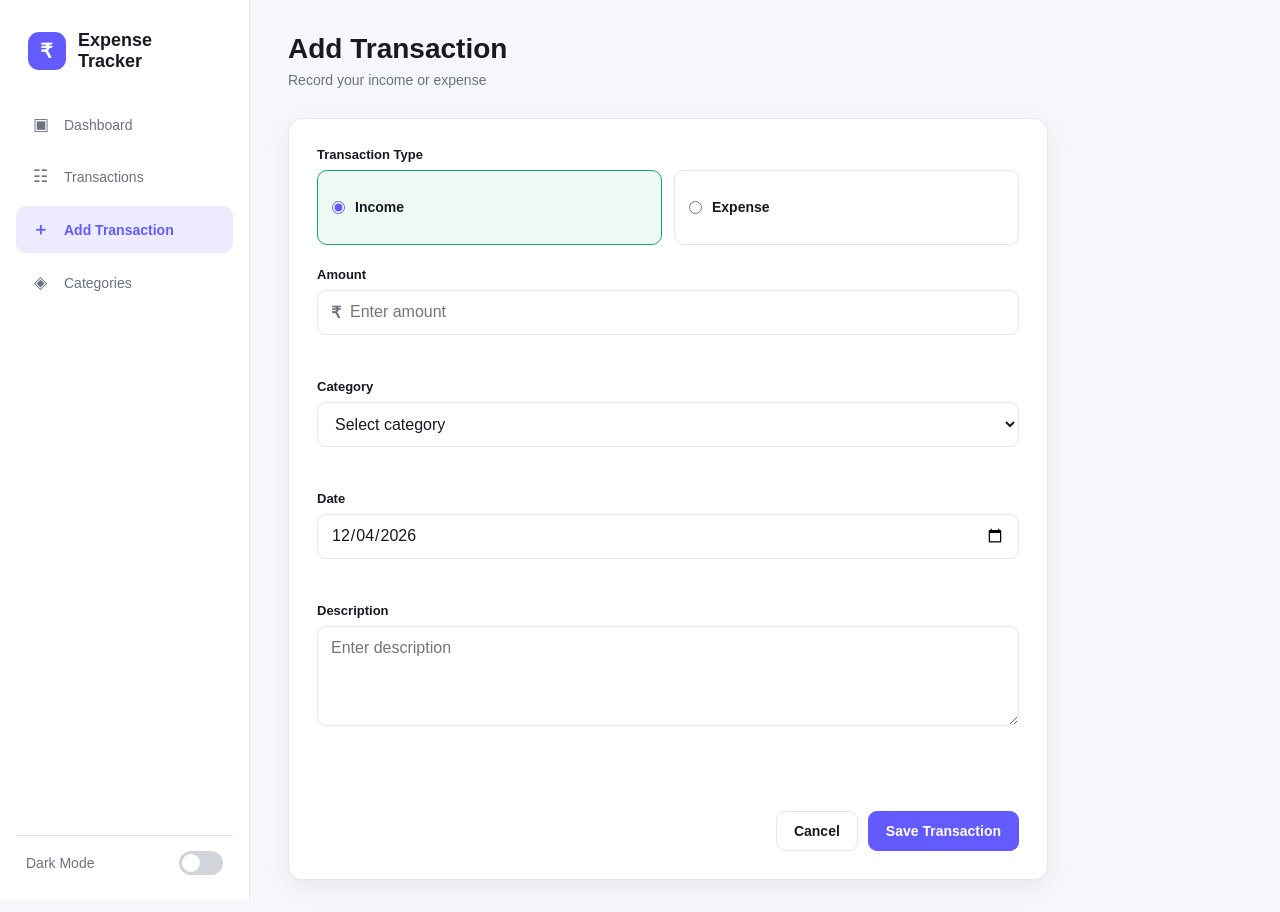
<file: add-transaction.html>
<!DOCTYPE html>
<html lang="en">
<head>

    <meta charset="UTF-8">

    <meta
        name="viewport"
        content="width=device-width, initial-scale=1.0"
    >

    <title>Expense Tracker - Add Transaction</title>

    <link
        rel="stylesheet"
        href="css/style.css"
    >

</head>


<body>

<div class="app-container">


   
    <aside class="sidebar">

        <div class="logo">

            <div class="logo-icon">₹</div>

            <span>
                Expense Tracker
            </span>

        </div>


        <nav class="sidebar-nav">

            <a
                href="index.html"
                class="nav-item"
            >
                <span class="nav-icon">▣</span>
                <span>Dashboard</span>
            </a>


            <a
                href="transactions.html"
                class="nav-item"
            >
                <span class="nav-icon">☷</span>
                <span>Transactions</span>
            </a>


            <a
                href="add-transaction.html"
                class="nav-item"
            >
                <span class="nav-icon">＋</span>
                <span>Add Transaction</span>
            </a>


            <a
                href="categories.html"
                class="nav-item"
            >
                <span class="nav-icon">◈</span>
                <span>Categories</span>
            </a>

        </nav>


        <div class="sidebar-bottom">

            <div class="dark-mode-row">

                <span>Dark Mode</span>

                <button
                    type="button"
                    class="theme-switch"
                    id="darkModeToggle"
                >
                    <span></span>
                </button>

            </div>

        </div>

    </aside>




    <main class="main-content">

        <header class="topbar">

            <div>

                <h1 id="formPageTitle">
                    Add Transaction
                </h1>

                <p>
                    Record your income or expense
                </p>

            </div>

        </header>



   
        <section class="form-card">

            <form id="transactionForm">


             
                <div class="form-group">

                    <label>
                        Transaction Type
                    </label>


                    <div class="type-options">

                        <label class="type-option income-option">

                            <input
                                type="radio"
                                name="transactionType"
                                value="income"
                                checked
                            >

                            <span>
                                Income
                            </span>

                        </label>


                        <label class="type-option expense-option">

                            <input
                                type="radio"
                                name="transactionType"
                                value="expense"
                            >

                            <span>
                                Expense
                            </span>

                        </label>

                    </div>

                </div>



                <div class="form-group">

                    <label for="amount">
                        Amount
                    </label>

                    <div class="input-with-symbol">

                        <span>₹</span>

                        <input
                            type="number"
                            id="amount"
                            name="amount"
                            placeholder="Enter amount"
                            min="0.01"
                            step="0.01"
                        >

                    </div>

                    <small
                        id="amountError"
                        class="error-message"
                    ></small>

                </div>



                <div class="form-group">

                    <label for="category">
                        Category
                    </label>

                    <select
                        id="category"
                        name="category"
                    >

                        <option value="">
                            Select category
                        </option>

                        <option value="Salary">
                            Salary
                        </option>

                        <option value="Freelance">
                            Freelance
                        </option>

                        <option value="Food">
                            Food
                        </option>

                        <option value="Transport">
                            Transport
                        </option>

                        <option value="Shopping">
                            Shopping
                        </option>

                        <option value="Bills">
                            Bills
                        </option>

                        <option value="Entertainment">
                            Entertainment
                        </option>

                        <option value="Health">
                            Health
                        </option>

                        <option value="Education">
                            Education
                        </option>

                        <option value="Other">
                            Other
                        </option>

                    </select>


                    <small
                        id="categoryError"
                        class="error-message"
                    ></small>

                </div>



                <div class="form-group">

                    <label for="transactionDate">
                        Date
                    </label>

                    <input
                        type="date"
                        id="transactionDate"
                        name="date"
                    >

                    <small
                        id="dateError"
                        class="error-message"
                    ></small>

                </div>



              
                <div class="form-group">

                    <label for="description">
                        Description
                    </label>

                    <textarea
                        id="description"
                        name="description"
                        rows="4"
                        placeholder="Enter description"
                    ></textarea>

                    <small
                        id="descriptionError"
                        class="error-message"
                    ></small>

                </div>



                <div
                    id="formStatus"
                    class="form-status"
                ></div>



                <div class="form-actions">

                    <button
                        type="button"
                        id="cancelTransaction"
                        class="secondary-button"
                    >
                        Cancel
                    </button>


                    <button
                        type="submit"
                        class="primary-button"
                    >
                        Save Transaction
                    </button>

                </div>


            </form>

        </section>

    </main>

</div>


<script src="js/app.js"></script>

</body>
</html>
</file>
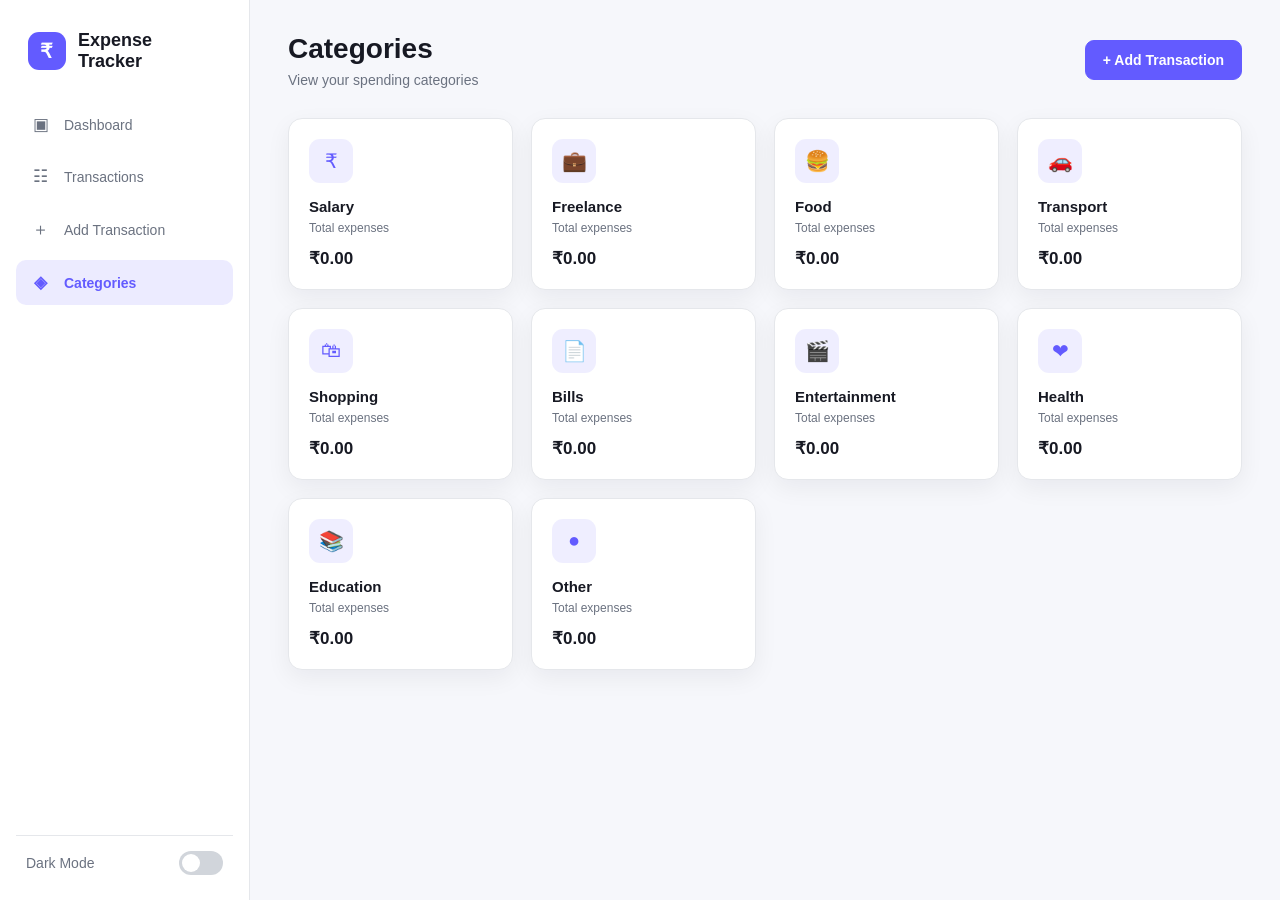
<file: categories.html>
<!DOCTYPE html>
<html lang="en">
<head>

    <meta charset="UTF-8">

    <meta
        name="viewport"
        content="width=device-width, initial-scale=1.0"
    >

    <title>
        Expense Tracker - Categories
    </title>

    <link
        rel="stylesheet"
        href="css/style.css"
    >

</head>


<body>

<div class="app-container">


    <aside class="sidebar">

        <div class="logo">

            <div class="logo-icon">₹</div>

            <span>
                Expense Tracker
            </span>

        </div>


        <nav class="sidebar-nav">

            <a
                href="index.html"
                class="nav-item"
            >
                <span class="nav-icon">▣</span>
                <span>Dashboard</span>
            </a>


            <a
                href="transactions.html"
                class="nav-item"
            >
                <span class="nav-icon">☷</span>
                <span>Transactions</span>
            </a>


            <a
                href="add-transaction.html"
                class="nav-item"
            >
                <span class="nav-icon">＋</span>
                <span>Add Transaction</span>
            </a>


            <a
                href="categories.html"
                class="nav-item"
            >
                <span class="nav-icon">◈</span>
                <span>Categories</span>
            </a>

        </nav>


        <div class="sidebar-bottom">

            <div class="dark-mode-row">

                <span>Dark Mode</span>

                <button
                    type="button"
                    class="theme-switch"
                    id="darkModeToggle"
                >
                    <span></span>
                </button>

            </div>

        </div>

    </aside>




    <main class="main-content">

        <header class="topbar">

            <div>

                <h1>
                    Categories
                </h1>

                <p>
                    View your spending categories
                </p>

            </div>


            <a
                href="add-transaction.html"
                class="primary-button"
            >
                + Add Transaction
            </a>

        </header>



        <section class="categories-section">

            <div
                id="categoryGrid"
                class="category-grid"
            ></div>

        </section>

    </main>

</div>


<script src="js/app.js"></script>

</body>
</html>
</file>
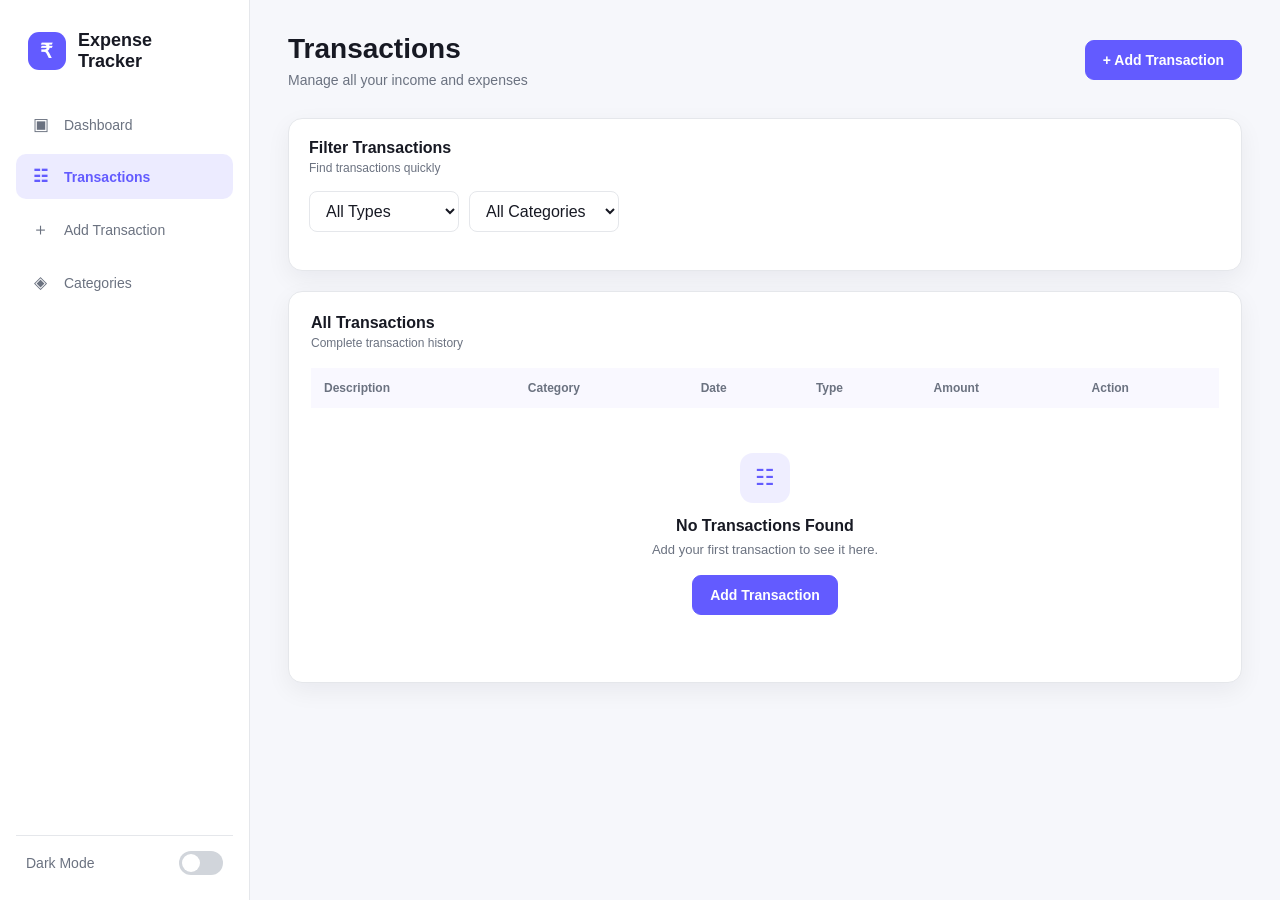
<file: transactions.html>
<!DOCTYPE html>
<html lang="en">
<head>

    <meta charset="UTF-8">
    <meta
        name="viewport"
        content="width=device-width, initial-scale=1.0"
    >

    <title>Expense Tracker - Transactions</title>

    <link rel="stylesheet" href="css/style.css">

</head>

<body>

<div class="app-container">

    <aside class="sidebar">

        <div class="logo">

            <div class="logo-icon">₹</div>

            <span>Expense Tracker</span>

        </div>


        <nav class="sidebar-nav">

            <a href="index.html" class="nav-item">
                <span class="nav-icon">▣</span>
                <span>Dashboard</span>
            </a>

            <a href="transactions.html" class="nav-item">
                <span class="nav-icon">☷</span>
                <span>Transactions</span>
            </a>

            <a href="add-transaction.html" class="nav-item">
                <span class="nav-icon">＋</span>
                <span>Add Transaction</span>
            </a>

            <a href="categories.html" class="nav-item">
                <span class="nav-icon">◈</span>
                <span>Categories</span>
            </a>

        </nav>


        <div class="sidebar-bottom">

            <div class="dark-mode-row">

                <span>Dark Mode</span>

                <button
                    type="button"
                    class="theme-switch"
                    id="darkModeToggle"
                >
                    <span></span>
                </button>

            </div>

        </div>

    </aside>


   
    <main class="main-content">

        <header class="topbar">

            <div>

                <h1>Transactions</h1>

                <p>
                    Manage all your income and expenses
                </p>

            </div>


            <a
                href="add-transaction.html"
                class="primary-button"
            >
                + Add Transaction
            </a>

        </header>


   
        <section class="filter-card">

            <div class="filter-title">

                <h3>Filter Transactions</h3>

                <p>
                    Find transactions quickly
                </p>

            </div>


            <div class="filter-row">

                <select id="allTypeFilter">

                    <option value="all">
                        All Types
                    </option>

                    <option value="income">
                        Income
                    </option>

                    <option value="expense">
                        Expense
                    </option>

                </select>


                <select id="allCategoryFilter">

                    <option value="all">
                        All Categories
                    </option>

                </select>

            </div>

        </section>



        <section class="all-transactions-card">

            <div class="transactions-header">

                <div>

                    <h3>All Transactions</h3>

                    <p>
                        Complete transaction history
                    </p>

                </div>

            </div>


            <div class="table-wrapper">

                <table>

                    <thead>

                    <tr>

                        <th>Description</th>

                        <th>Category</th>

                        <th>Date</th>

                        <th>Type</th>

                        <th>Amount</th>

                        <th>Action</th>

                    </tr>

                    </thead>


                    <tbody id="allTransactionsList">

                    </tbody>

                </table>

            </div>


            <div
                id="emptyTransactions"
                class="empty-state"
            >

                <div class="empty-icon">☷</div>

                <h3>No Transactions Found</h3>

                <p>
                    Add your first transaction to see it here.
                </p>

                <a
                    href="add-transaction.html"
                    class="primary-button"
                >
                    Add Transaction
                </a>

            </div>

        </section>

    </main>

</div>


<script src="js/app.js"></script>

</body>
</html>
</file>
<file: css/style.css>
* {
    margin: 0;
    padding: 0;
    box-sizing: border-box;
}


:root {

    --primary: #635bff;
    --primary-dark: #5148e5;

    --income: #16a765;
    --expense: #ef4444;

    --background: #f6f7fb;
    --surface: #ffffff;

    --text: #171923;
    --text-secondary: #6b7280;
    --text-light: #9ca3af;

    --border: #e5e7eb;

    --sidebar-width: 250px;

    --shadow:
        0 8px 25px rgba(15, 23, 42, 0.06);

    --radius: 14px;
}


html {
    scroll-behavior: smooth;
}


body {

    font-family:
        Inter,
        -apple-system,
        BlinkMacSystemFont,
        "Segoe UI",
        sans-serif;

    background: var(--background);

    color: var(--text);

    min-height: 100vh;

    transition:
        background 0.25s ease,
        color 0.25s ease;
}


a {
    text-decoration: none;
    color: inherit;
}


button,
input,
select,
textarea {
    font: inherit;
}



.app-container {

    display: flex;

    min-height: 100vh;
}



.sidebar {

    width: var(--sidebar-width);

    position: fixed;

    left: 0;
    top: 0;
    bottom: 0;

    background: var(--surface);

    border-right: 1px solid var(--border);

    padding: 25px 16px;

    display: flex;
    flex-direction: column;

    z-index: 100;

    transition:
        background 0.25s ease,
        border-color 0.25s ease;
}


.logo {

    display: flex;

    align-items: center;

    gap: 12px;

    padding: 5px 12px 30px;

    font-size: 18px;

    font-weight: 700;
}


.logo-icon {

    width: 38px;
    height: 38px;

    border-radius: 11px;

    display: flex;

    align-items: center;
    justify-content: center;

    background: var(--primary);

    color: white;

    font-size: 20px;

    font-weight: 800;
}


.sidebar-nav {

    display: flex;

    flex-direction: column;

    gap: 7px;
}


.nav-item {

    display: flex;

    align-items: center;

    gap: 13px;

    padding: 12px 14px;

    border-radius: 10px;

    color: var(--text-secondary);

    font-size: 14px;

    font-weight: 500;

    transition:
        background 0.2s ease,
        color 0.2s ease;
}


.nav-item:hover {

    background: rgba(99, 91, 255, 0.08);

    color: var(--primary);
}


.nav-item.active {

    background: rgba(99, 91, 255, 0.12);

    color: var(--primary);

    font-weight: 600;
}


.nav-icon {

    width: 21px;

    text-align: center;

    font-size: 17px;
}


.sidebar-bottom {

    margin-top: auto;

    padding: 15px 10px 0;

    border-top: 1px solid var(--border);
}


.dark-mode-row {

    display: flex;

    align-items: center;

    justify-content: space-between;

    color: var(--text-secondary);

    font-size: 14px;
}


.theme-switch {

    width: 44px;
    height: 24px;

    border: 0;

    border-radius: 20px;

    background: #d1d5db;

    cursor: pointer;

    position: relative;

    transition: background 0.2s ease;
}


.theme-switch span {

    width: 18px;
    height: 18px;

    position: absolute;

    top: 3px;
    left: 3px;

    border-radius: 50%;

    background: white;

    transition: transform 0.2s ease;
}


.theme-switch.active {

    background: var(--primary);
}


.theme-switch.active span {

    transform: translateX(20px);
}



.main-content {

    margin-left: var(--sidebar-width);

    width: calc(100% - var(--sidebar-width));

    padding: 32px 38px;

    min-height: 100vh;
}


.topbar {

    display: flex;

    align-items: center;

    justify-content: space-between;

    gap: 20px;

    margin-bottom: 30px;
}


.topbar h1 {

    font-size: 28px;

    line-height: 1.2;

    font-weight: 750;

    margin-bottom: 6px;
}


.topbar p {

    color: var(--text-secondary);

    font-size: 14px;
}


.month-heading {

    margin-bottom: 18px;
}


.month-heading h2 {

    font-size: 17px;

    font-weight: 650;
}


.primary-button,
.secondary-button {

    display: inline-flex;

    align-items: center;

    justify-content: center;

    gap: 7px;

    border-radius: 9px;

    padding: 11px 17px;

    font-size: 14px;

    font-weight: 600;

    cursor: pointer;

    transition:
        transform 0.15s ease,
        box-shadow 0.2s ease,
        background 0.2s ease;
}


.primary-button {

    border: 1px solid var(--primary);

    background: var(--primary);

    color: white;
}


.primary-button:hover {

    background: var(--primary-dark);

    transform: translateY(-1px);

    box-shadow:
        0 7px 18px rgba(99, 91, 255, 0.2);
}


.secondary-button {

    border: 1px solid var(--border);

    background: var(--surface);

    color: var(--text);
}


.secondary-button:hover {

    border-color: var(--primary);

    color: var(--primary);
}


.summary-grid {

    display: grid;

    grid-template-columns:
        repeat(4, minmax(0, 1fr));

    gap: 18px;

    margin-bottom: 22px;
}


.summary-card {

    background: var(--surface);

    border: 1px solid var(--border);

    border-radius: var(--radius);

    padding: 21px;

    box-shadow: var(--shadow);

    transition:
        background 0.25s ease,
        border-color 0.25s ease;
}


.summary-card-top {

    display: flex;

    align-items: center;

    justify-content: space-between;

    color: var(--text-secondary);

    font-size: 13px;

    margin-bottom: 13px;
}


.summary-icon {

    width: 34px;
    height: 34px;

    display: flex;

    align-items: center;
    justify-content: center;

    border-radius: 9px;

    font-weight: 700;

    background: rgba(99, 91, 255, 0.1);

    color: var(--primary);
}


.income-card .summary-icon {

    color: var(--income);

    background:
        rgba(22, 167, 101, 0.1);
}


.expense-card .summary-icon {

    color: var(--expense);

    background:
        rgba(239, 68, 68, 0.1);
}


.summary-card h3 {

    font-size: 25px;

    font-weight: 750;

    margin-bottom: 7px;
}


.summary-description {

    color: var(--text-light);

    font-size: 12px;
}



.charts-grid {

    display: grid;

    grid-template-columns:
        minmax(0, 1.45fr)
        minmax(0, 1fr);

    gap: 20px;

    margin-bottom: 22px;
}


.chart-card {

    background: var(--surface);

    border: 1px solid var(--border);

    border-radius: var(--radius);

    padding: 22px;

    box-shadow: var(--shadow);

    min-width: 0;
}


.card-header {

    display: flex;

    align-items: center;

    justify-content: space-between;

    margin-bottom: 18px;
}


.card-header h3 {

    font-size: 16px;

    margin-bottom: 4px;
}


.card-header p {

    font-size: 12px;

    color: var(--text-secondary);
}


.chart-container {

    position: relative;

    height: 280px;

    width: 100%;
}


.donut-container {

    width: 100%;

    height: 230px;

    position: relative;

    display: flex;

    justify-content: center;
}


.category-legend {

    display: flex;

    flex-direction: column;

    gap: 8px;

    margin-top: 15px;
}


.legend-item {

    display: flex;

    align-items: center;

    justify-content: space-between;

    font-size: 12px;

    color: var(--text-secondary);
}


.legend-left {

    display: flex;

    align-items: center;

    gap: 8px;
}


.legend-dot {

    width: 9px;
    height: 9px;

    border-radius: 50%;
}



.transactions-section,
.all-transactions-card,
.filter-card,
.form-card {

    background: var(--surface);

    border: 1px solid var(--border);

    border-radius: var(--radius);

    box-shadow: var(--shadow);
}


.transactions-section {

    padding: 22px;
}


.transactions-header {

    display: flex;

    align-items: center;

    justify-content: space-between;

    gap: 20px;

    margin-bottom: 18px;
}


.transactions-header h3 {

    font-size: 16px;

    margin-bottom: 4px;
}


.transactions-header p {

    color: var(--text-secondary);

    font-size: 12px;
}


.filter-row {

    display: flex;

    flex-wrap: wrap;

    gap: 10px;

    margin-bottom: 18px;
}


.filter-row select {

    min-width: 150px;

    padding: 10px 12px;

    border: 1px solid var(--border);

    border-radius: 8px;

    background: var(--surface);

    color: var(--text);

    outline: none;
}


.filter-row select:focus {

    border-color: var(--primary);
}


.transactions-list {

    display: flex;

    flex-direction: column;
}


.transaction-item {

    display: grid;

    grid-template-columns:
        minmax(0, 1fr)
        auto
        auto;

    align-items: center;

    gap: 20px;

    padding: 15px 4px;

    border-bottom: 1px solid var(--border);
}


.transaction-item:last-child {

    border-bottom: none;
}


.transaction-main {

    display: flex;

    align-items: center;

    gap: 13px;

    min-width: 0;
}


.transaction-icon {

    width: 40px;
    height: 40px;

    flex: 0 0 40px;

    display: flex;

    align-items: center;
    justify-content: center;

    border-radius: 10px;

    font-weight: 700;
}


.transaction-icon.income {

    color: var(--income);

    background:
        rgba(22, 167, 101, 0.1);
}


.transaction-icon.expense {

    color: var(--expense);

    background:
        rgba(239, 68, 68, 0.1);
}


.transaction-info {

    min-width: 0;
}


.transaction-info h4 {

    font-size: 14px;

    font-weight: 600;

    overflow: hidden;

    text-overflow: ellipsis;

    white-space: nowrap;
}


.transaction-info p {

    color: var(--text-secondary);

    font-size: 12px;

    margin-top: 4px;
}


.transaction-date {

    color: var(--text-secondary);

    font-size: 12px;

    white-space: nowrap;
}


.transaction-amount {

    font-weight: 700;

    font-size: 14px;

    white-space: nowrap;
}


.transaction-amount.income {

    color: var(--income);
}


.transaction-amount.expense {

    color: var(--expense);
}


.transaction-actions {

    display: flex;

    gap: 6px;
}


.action-button {

    width: 32px;
    height: 32px;

    display: flex;

    align-items: center;
    justify-content: center;

    border-radius: 7px;

    border: 1px solid var(--border);

    background: var(--surface);

    color: var(--text-secondary);

    cursor: pointer;
}


.action-button:hover {

    border-color: var(--primary);

    color: var(--primary);
}


.action-button.delete:hover {

    border-color: var(--expense);

    color: var(--expense);
}



.empty-state {

    text-align: center;

    padding: 45px 20px;

    color: var(--text-secondary);
}


.empty-icon {

    width: 50px;
    height: 50px;

    margin: 0 auto 14px;

    border-radius: 13px;

    display: flex;

    align-items: center;
    justify-content: center;

    background: rgba(99, 91, 255, 0.1);

    color: var(--primary);

    font-size: 22px;
}


.empty-state h3 {

    color: var(--text);

    font-size: 16px;

    margin-bottom: 7px;
}


.empty-state p {

    font-size: 13px;

    margin-bottom: 18px;
}



.filter-card {

    padding: 20px;

    margin-bottom: 20px;
}


.filter-title {

    margin-bottom: 16px;
}


.filter-title h3 {

    font-size: 16px;

    margin-bottom: 4px;
}


.filter-title p {

    font-size: 12px;

    color: var(--text-secondary);
}



.all-transactions-card {

    padding: 22px;
}


.table-wrapper {

    width: 100%;

    overflow-x: auto;
}


table {

    width: 100%;

    border-collapse: collapse;

    min-width: 720px;
}


thead {

    background: rgba(99, 91, 255, 0.04);
}


th {

    text-align: left;

    padding: 13px;

    font-size: 12px;

    color: var(--text-secondary);

    font-weight: 600;

    white-space: nowrap;
}


td {

    padding: 14px 13px;

    border-top: 1px solid var(--border);

    font-size: 13px;
}


.type-badge {

    display: inline-flex;

    padding: 5px 9px;

    border-radius: 20px;

    font-size: 11px;

    font-weight: 600;
}


.type-badge.income {

    color: var(--income);

    background:
        rgba(22, 167, 101, 0.1);
}


.type-badge.expense {

    color: var(--expense);

    background:
        rgba(239, 68, 68, 0.1);
}


.amount-income {

    color: var(--income);

    font-weight: 700;
}


.amount-expense {

    color: var(--expense);

    font-weight: 700;
}



.form-card {

    max-width: 760px;

    padding: 28px;
}


.form-group {

    margin-bottom: 22px;
}


.form-group > label {

    display: block;

    margin-bottom: 8px;

    font-size: 13px;

    font-weight: 600;
}


.form-group input,
.form-group select,
.form-group textarea {

    width: 100%;

    border: 1px solid var(--border);

    background: var(--surface);

    color: var(--text);

    border-radius: 9px;

    outline: none;

    transition:
        border-color 0.2s ease,
        box-shadow 0.2s ease;
}


.form-group input,
.form-group select {

    height: 45px;

    padding: 0 13px;
}


.form-group textarea {

    padding: 12px 13px;

    resize: vertical;

    min-height: 100px;
}


.form-group input:focus,
.form-group select:focus,
.form-group textarea:focus {

    border-color: var(--primary);

    box-shadow:
        0 0 0 3px rgba(99, 91, 255, 0.1);
}


.input-with-symbol {

    position: relative;
}


.input-with-symbol span {

    position: absolute;

    left: 14px;

    top: 50%;

    transform: translateY(-50%);

    color: var(--text-secondary);

    font-weight: 600;
}


.input-with-symbol input {

    padding-left: 32px;
}



.type-options {

    display: grid;

    grid-template-columns: 1fr 1fr;

    gap: 12px;
}


.type-option {

    border: 1px solid var(--border);

    border-radius: 10px;

    padding: 14px;

    display: flex;

    align-items: center;

    gap: 10px;

    cursor: pointer;

    transition:
        border-color 0.2s ease,
        background 0.2s ease;
}


.type-option:hover {

    border-color: var(--primary);
}


.type-option input {

    width: auto;

    accent-color: var(--primary);
}


.type-option span {

    font-size: 14px;

    font-weight: 600;
}


.income-option:has(input:checked) {

    border-color: var(--income);

    background:
        rgba(22, 167, 101, 0.07);
}


.expense-option:has(input:checked) {

    border-color: var(--expense);

    background:
        rgba(239, 68, 68, 0.07);
}



.error-message {

    display: block;

    min-height: 17px;

    margin-top: 5px;

    color: var(--expense);

    font-size: 11px;
}


.form-error {

    border-color: var(--expense) !important;
}


.form-status {

    min-height: 20px;

    margin-bottom: 12px;

    font-size: 13px;

    font-weight: 600;
}


.form-status.success {

    color: var(--income);
}


.form-status.error {

    color: var(--expense);
}


.form-actions {

    display: flex;

    justify-content: flex-end;

    gap: 10px;

    padding-top: 5px;
}



.categories-section {

    width: 100%;
}


.category-grid {

    display: grid;

    grid-template-columns:
        repeat(4, minmax(0, 1fr));

    gap: 18px;
}


.category-card {

    background: var(--surface);

    border: 1px solid var(--border);

    border-radius: var(--radius);

    padding: 20px;

    box-shadow: var(--shadow);

    transition:
        transform 0.2s ease,
        border-color 0.2s ease;
}


.category-card:hover {

    transform: translateY(-3px);

    border-color: var(--primary);
}


.category-card-icon {

    width: 44px;
    height: 44px;

    border-radius: 11px;

    display: flex;

    align-items: center;
    justify-content: center;

    margin-bottom: 15px;

    background: rgba(99, 91, 255, 0.1);

    color: var(--primary);

    font-size: 20px;
}


.category-card h3 {

    font-size: 15px;

    margin-bottom: 6px;
}


.category-card p {

    color: var(--text-secondary);

    font-size: 12px;
}


.category-card-amount {

    margin-top: 13px;

    font-size: 17px;

    font-weight: 700;
}



body.dark-mode-active {

    --background: #0f1117;

    --surface: #181b23;

    --text: #f3f4f6;

    --text-secondary: #a1a7b3;

    --text-light: #737a88;

    --border: #292e38;

    --shadow:
        0 8px 25px rgba(0, 0, 0, 0.25);
}


body.dark-mode-active .filter-row select,
body.dark-mode-active .form-group input,
body.dark-mode-active .form-group select,
body.dark-mode-active .form-group textarea {

    background: #181b23;

    color: #f3f4f6;
}


body.dark-mode-active thead {

    background: rgba(255, 255, 255, 0.03);
}



@media (max-width: 1200px) {

    .summary-grid {

        grid-template-columns:
            repeat(2, minmax(0, 1fr));
    }


    .charts-grid {

        grid-template-columns: 1fr;
    }


    .category-grid {

        grid-template-columns:
            repeat(3, minmax(0, 1fr));
    }

}


@media (max-width: 900px) {

    :root {

        --sidebar-width: 210px;
    }


    .main-content {

        padding: 25px;
    }


    .category-grid {

        grid-template-columns:
            repeat(2, minmax(0, 1fr));
    }

}


@media (max-width: 700px) {

    .sidebar {

        position: relative;

        width: 100%;

        height: auto;

        min-height: auto;

        border-right: none;

        border-bottom: 1px solid var(--border);

        padding: 15px;
    }


    .app-container {

        display: block;
    }


    .main-content {

        margin-left: 0;

        width: 100%;

        padding: 20px 15px;
    }


    .sidebar-nav {

        flex-direction: row;

        overflow-x: auto;

        padding-bottom: 3px;
    }


    .nav-item {

        flex: 0 0 auto;

        padding: 10px 12px;
    }


    .sidebar-bottom {

        display: none;
    }


    .logo {

        padding-bottom: 15px;
    }


    .topbar {

        align-items: flex-start;

        flex-direction: column;
    }


    .topbar .primary-button {

        width: 100%;
    }


    .summary-grid {

        grid-template-columns: 1fr;

    }


    .charts-grid {

        grid-template-columns: 1fr;
    }


    .transaction-item {

        grid-template-columns: 1fr;

        gap: 10px;
    }


    .transaction-date {

        margin-left: 53px;
    }


    .transaction-amount {

        margin-left: 53px;
    }


    .transaction-actions {

        margin-left: 53px;
    }


    .type-options {

        grid-template-columns: 1fr;
    }


    .form-card {

        padding: 20px;
    }


    .form-actions {

        flex-direction: column-reverse;
    }


    .form-actions button {

        width: 100%;
    }


    .category-grid {

        grid-template-columns: 1fr;
    }


    .filter-row {

        flex-direction: column;
    }


    .filter-row select {

        width: 100%;
    }

}


@media (max-width: 430px) {

    .main-content {

        padding: 17px 12px;
    }


    .topbar h1 {

        font-size: 23px;
    }


    .summary-card {

        padding: 17px;
    }


    .chart-card,
    .transactions-section,
    .all-transactions-card {

        padding: 17px;
    }


    .chart-container {

        height: 220px;
    }


    .donut-container {

        height: 200px;
    }

}
</file>
